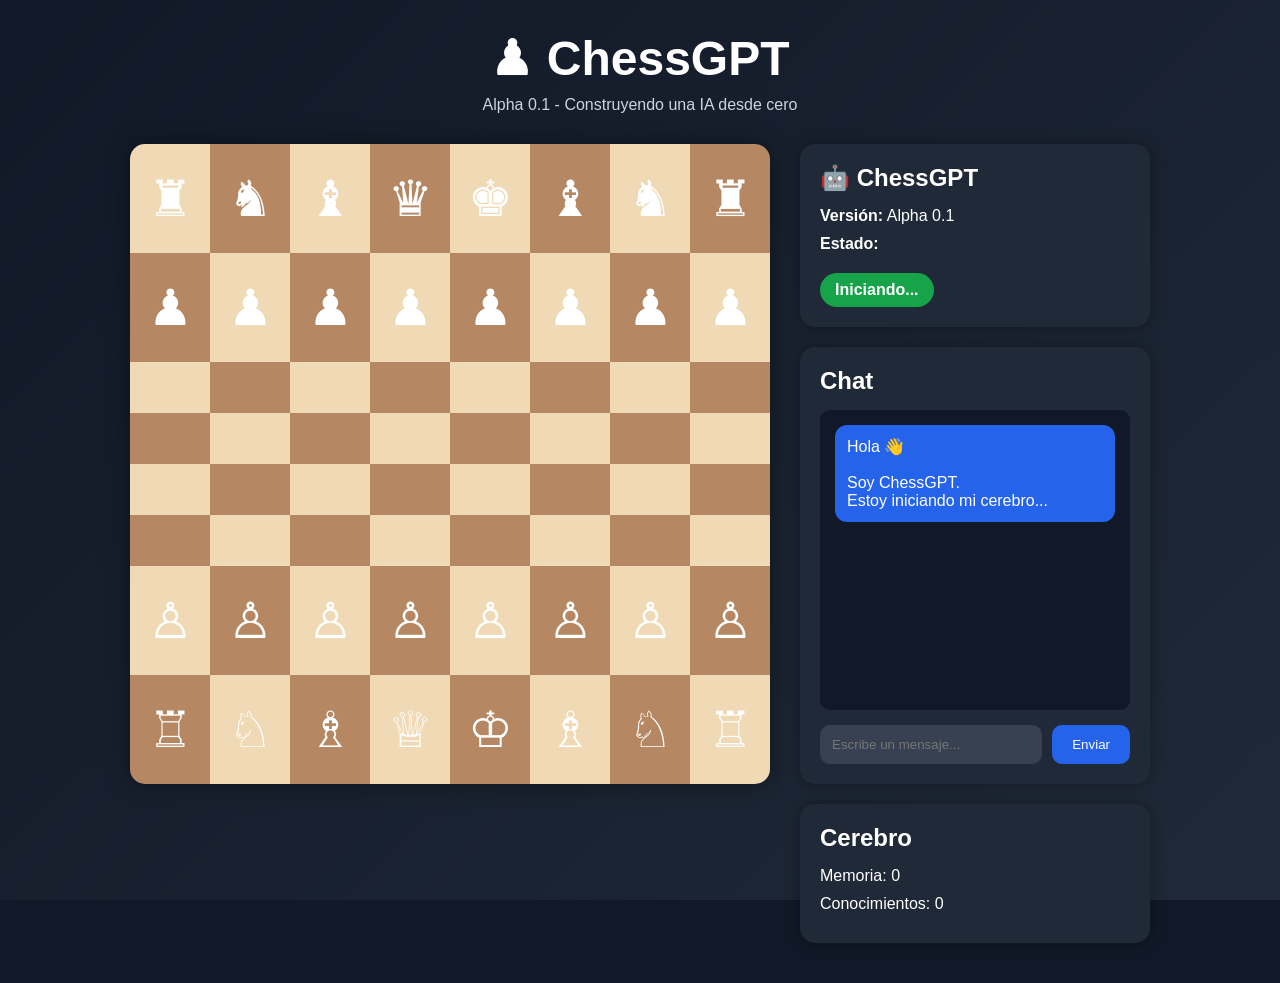
<file: index.html>
<!DOCTYPE html>
<html lang="es">

<head>

    <meta charset="UTF-8">
    <meta name="viewport" content="width=device-width, initial-scale=1.0">

    <title>ChessGPT Alpha 0.1</title>

    <link rel="stylesheet" href="style.css">

</head>

<body>

    <div class="background"></div>

    <header>

        <h1>♟ ChessGPT</h1>

        <p>Alpha 0.1 - Construyendo una IA desde cero</p>

    </header>

    <main>

        <!-- ===================== -->
        <!-- TABLERO               -->
        <!-- ===================== -->

        <section class="game">

            <div id="board" class="board"></div>

        </section>

        <!-- ===================== -->
        <!-- PANEL LATERAL         -->
        <!-- ===================== -->

        <aside class="sidebar">

            <!-- Información de la IA -->

            <div class="card">

                <h2>🤖 ChessGPT</h2>

                <p><strong>Versión:</strong> Alpha 0.1</p>

                <p><strong>Estado:</strong></p>

                <span id="ia-status">
                    Iniciando...
                </span>

            </div>

            <!-- Chat -->

            <div class="card chat">

                <h2>Chat</h2>

                <div id="chat-messages">

                    <div class="bot">

                        Hola 👋

                        <br><br>

                        Soy ChessGPT.

                        <br>

                        Estoy iniciando mi cerebro...

                    </div>

                </div>

                <div class="chat-input">

                    <input
                        type="text"
                        id="user-input"
                        placeholder="Escribe un mensaje..."
                        autocomplete="off"
                    >

                    <button id="send-btn">

                        Enviar

                    </button>

                </div>

            </div>

            <!-- Información del cerebro -->

            <div class="card">

                <h2>Cerebro</h2>

                <p>

                    Memoria:
                    <span id="memory-size">

                        0

                    </span>

                </p>

                <p>

                    Conocimientos:
                    <span id="knowledge-size">

                        0

                    </span>

                </p>

            </div>

        </aside>

    </main>

    <!-- ===================== -->
    <!-- MOTOR DEL TABLERO     -->
    <!-- ===================== -->

    <script src="script.js"></script>
<script src="ia.js"></script>

</body>

</html>
</file>
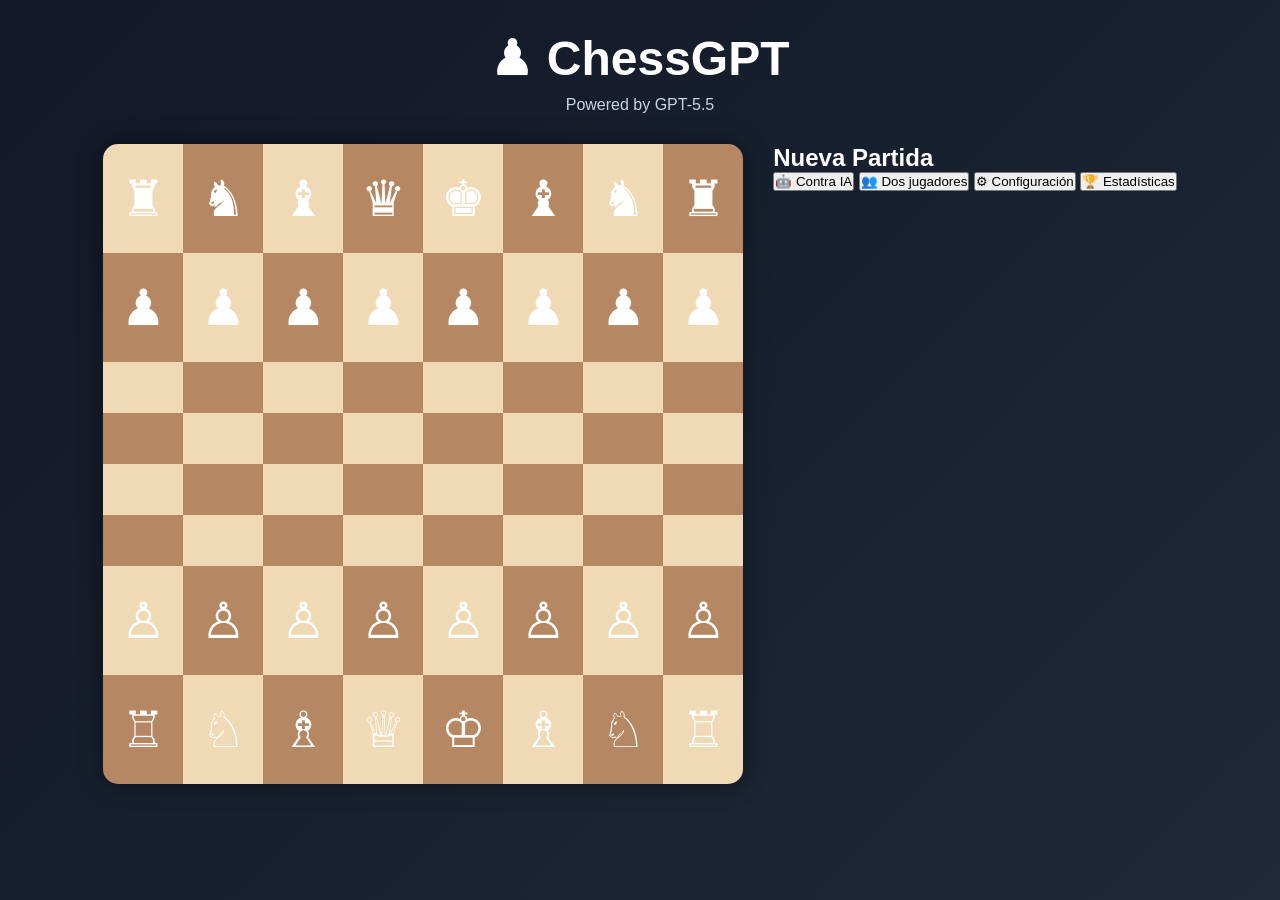
<file: preview.html>
<!DOCTYPE html>
<html lang="es">
<head>
<meta charset="UTF-8">
<meta name="viewport" content="width=device-width, initial-scale=1.0">

<title>ChessGPT</title>

<link rel="stylesheet" href="style.css">
</head>

<body>

<div class="background"></div>

<header>

<h1>♟ ChessGPT</h1>

<p>Powered by GPT-5.5</p>

</header>

<main>

<div class="board" id="board"></div>

<div class="panel">

<h2>Nueva Partida</h2>

<button>🤖 Contra IA</button>

<button>👥 Dos jugadores</button>

<button>⚙ Configuración</button>

<button>🏆 Estadísticas</button>

</div>

</main>

<script src="script.js"></script>

</body>
</html>
</file>
<file: style.css>
/* ===========================
   ChessGPT v0.1
=========================== */

*{
    margin:0;
    padding:0;
    box-sizing:border-box;
    font-family:Arial, Helvetica, sans-serif;
}

body{

    background:#111827;
    color:white;
    min-height:100vh;

}

.background{

    position:fixed;
    inset:0;

    background:linear-gradient(
        135deg,
        #111827,
        #1f2937
    );

    z-index:-1;

}

/* ===========================
   HEADER
=========================== */

header{

    text-align:center;

    padding:30px;

}

header h1{

    font-size:48px;

    margin-bottom:10px;

}

header p{

    color:#cbd5e1;

}

/* ===========================
   CONTENIDO
=========================== */

main{

    width:95%;

    max-width:1400px;

    margin:auto;

    display:flex;

    justify-content:center;

    align-items:flex-start;

    gap:30px;

    padding-bottom:40px;

    flex-wrap:wrap;

}

/* ===========================
   TABLERO
=========================== */

.game{

    display:flex;

    justify-content:center;

}

.board{

    width:640px;

    height:640px;

    display:grid;

    grid-template-columns:repeat(8,1fr);

    border-radius:15px;

    overflow:hidden;

    box-shadow:0 0 25px rgba(0,0,0,.4);

}

.square{

    display:flex;

    justify-content:center;

    align-items:center;

    font-size:50px;

    user-select:none;

}

.white{

    background:#f0d9b5;

}

.black{

    background:#b58863;

}

/* ===========================
   PANEL LATERAL
=========================== */

.sidebar{

    width:350px;

    display:flex;

    flex-direction:column;

    gap:20px;

}

.card{

    background:#1f2937;

    border-radius:15px;

    padding:20px;

    box-shadow:0 0 15px rgba(0,0,0,.3);

}

.card h2{

    margin-bottom:15px;

}

/* ===========================
   ESTADO IA
=========================== */

#ia-status{

    display:inline-block;

    margin-top:10px;

    padding:8px 15px;

    border-radius:30px;

    background:#16a34a;

    color:white;

    font-weight:bold;

}

/* ===========================
   CHAT
=========================== */

.chat{

    display:flex;

    flex-direction:column;

}

#chat-messages{

    height:300px;

    overflow-y:auto;

    background:#111827;

    border-radius:10px;

    padding:15px;

    margin-bottom:15px;

}

.bot{

    background:#2563eb;

    padding:12px;

    border-radius:12px;

    margin-bottom:10px;

}

.user{

    background:#374151;

    padding:12px;

    border-radius:12px;

    margin-bottom:10px;

    text-align:right;

}

.chat-input{

    display:flex;

    gap:10px;

}

.chat-input input{

    flex:1;

    padding:12px;

    border:none;

    outline:none;

    border-radius:10px;

    background:#374151;

    color:white;

}

.chat-input button{

    padding:12px 20px;

    border:none;

    border-radius:10px;

    cursor:pointer;

    background:#2563eb;

    color:white;

    transition:.2s;

}

.chat-input button:hover{

    background:#1d4ed8;

    transform:scale(1.05);

}

/* ===========================
   INFORMACIÓN
=========================== */

.card p{

    margin-bottom:10px;

}

/* ===========================
   RESPONSIVE
=========================== */

@media(max-width:1100px){

    main{

        flex-direction:column;

        align-items:center;

    }

    .sidebar{

        width:640px;

        max-width:95%;

    }

}

@media(max-width:700px){

    .board{

        width:95vw;

        height:95vw;

    }

    .square{

        font-size:7vw;

    }

}
</file>
